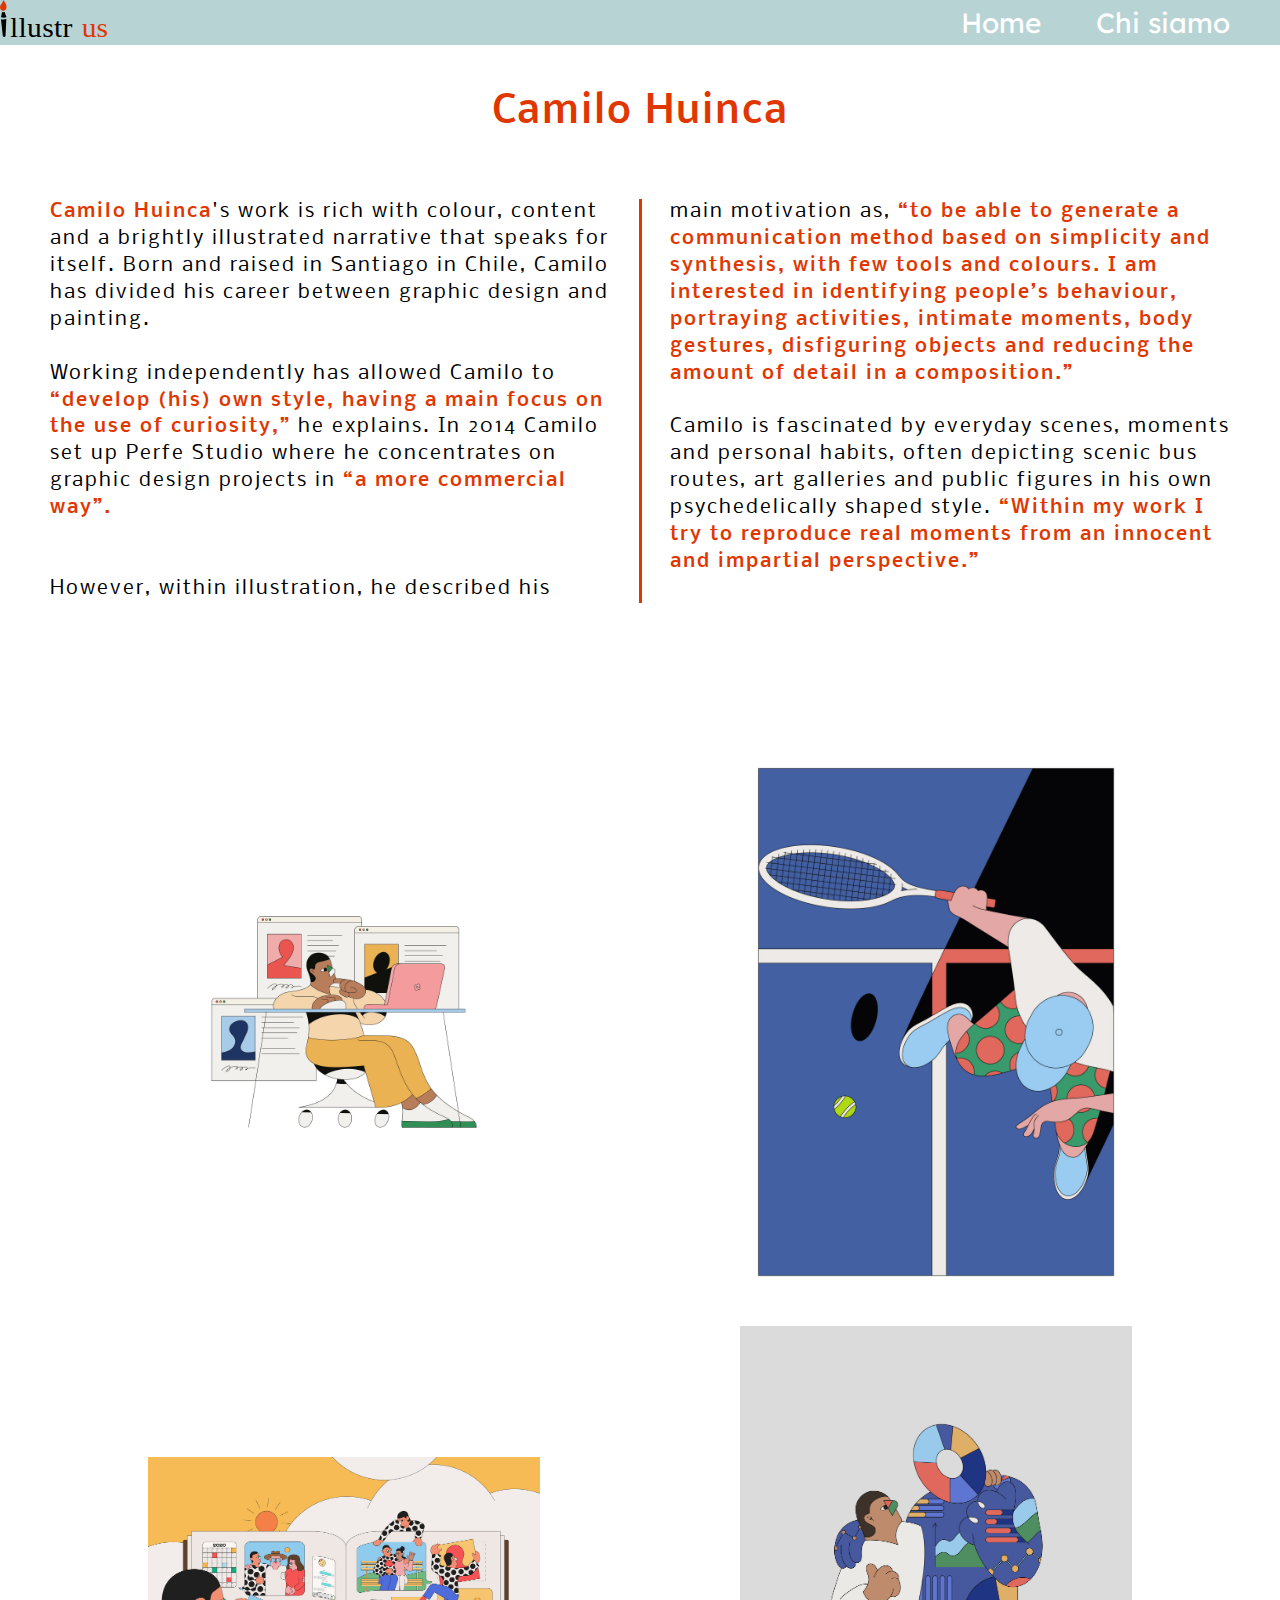
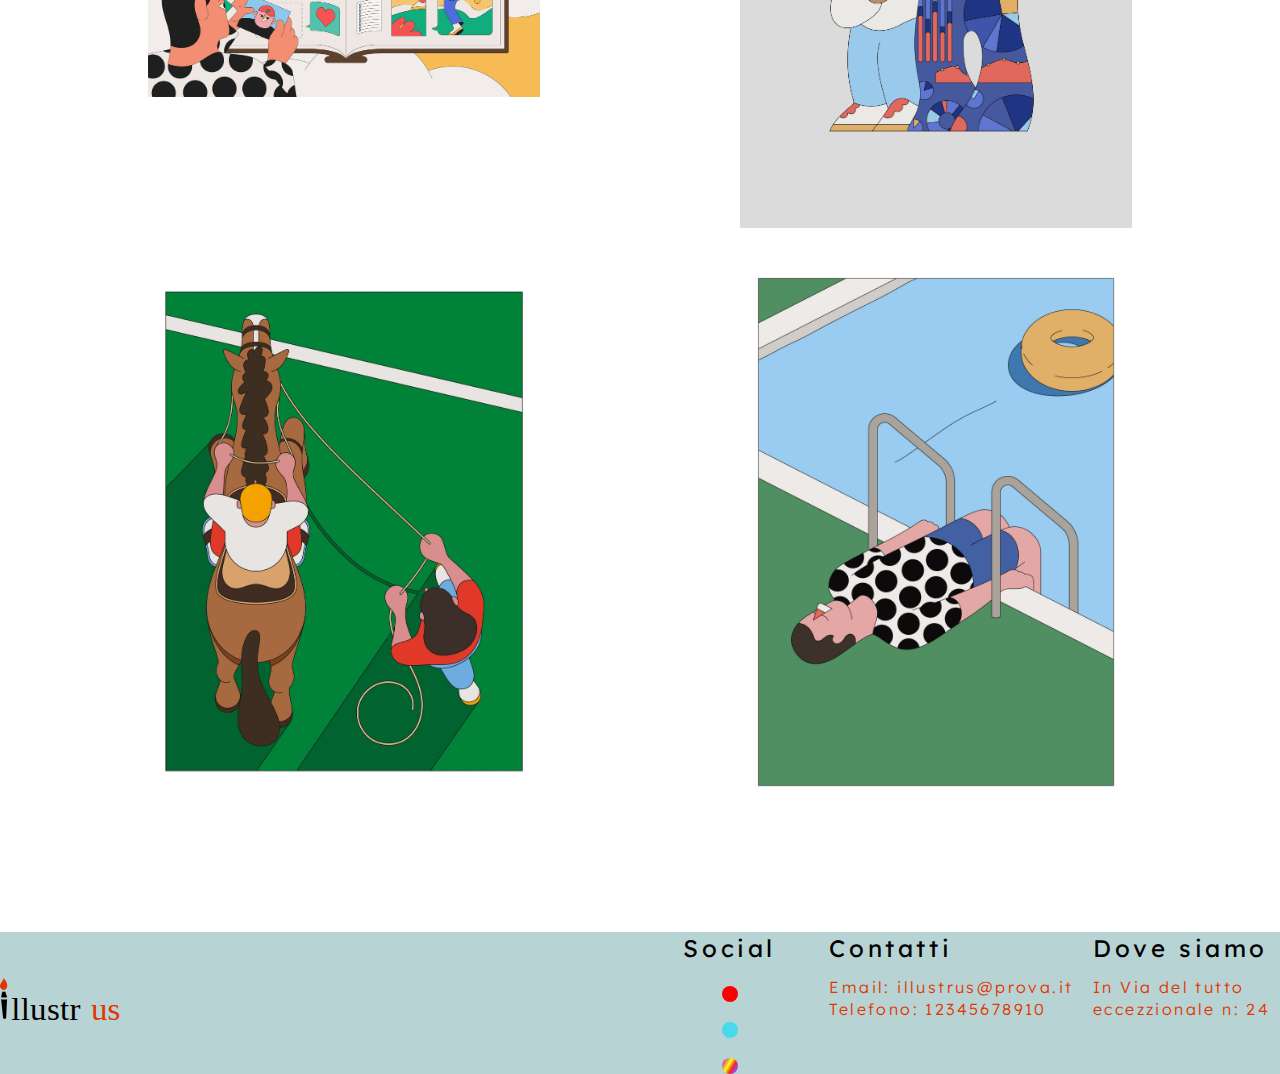
<file: camilo.html>
<!DOCTYPE html>
<html lang="en">
<head>
    <meta charset="UTF-8">
    <meta http-equiv="X-UA-Compatible" content="IE=edge">
    <meta name="viewport" content="width=
    , initial-scale=1.0">
    <title>Camilo Huinca</title>
    <link rel="stylesheet" href="style-illustrators-orange.css">
  
    <link rel="preconnect" href="https://fonts.googleapis.com">
    <link rel="preconnect" href="https://fonts.gstatic.com" crossorigin>
    <link href="https://fonts.googleapis.com/css2?family=Lexend+Deca&display=swap" rel="stylesheet">
    
    <link rel="preconnect" href="https://fonts.googleapis.com">
    <link rel="preconnect" href="https://fonts.gstatic.com" crossorigin>
    <link href="https://fonts.googleapis.com/css2?family=Nobile:ital,wght@0,400;0,500;0,700;1,400;1,500;1,700&display=swap" rel="stylesheet">

</head>





<body>
    <header> 

        <img src="immagini/SVG/Logo.svg">
       
       <nav>
           <ul>
               <li><a href="index.html">Home</a></li>
               <li><a href="chi-siamo.html">Chi siamo</a></li>
           </ul>
       </nav>
       
       
    </header>

    <section class="camilo-bio">

        <h1>Camilo Huinca</h1>
        <div class="bio-block">


         <p class="c1"><mark>Camilo Huinca</mark>'s work is rich with colour, content and a brightly illustrated narrative that speaks for itself. Born and raised in Santiago in Chile, Camilo has divided his career between graphic design and painting.<br>
         <br>Working independently has allowed Camilo to <mark>“develop (his) own style, having a main focus
            on the use of curiosity,”</mark> he explains. 
            In 2014 Camilo set up Perfe Studio where he concentrates on graphic design projects in 
           <mark>“a more commercial way”.</mark> <br>
            <br><br>However, within illustration, he described his main motivation as, <mark>“to be able to generate 
            a communication method based on simplicity 
            and synthesis, with few tools and colours. 
            I am interested in identifying people’s behaviour, portraying activities, intimate moments, body gestures, disfiguring objects and reducing the amount of detail in a composition.”</mark> <br><br>
            Camilo is fascinated by everyday scenes, moments and personal habits, often depicting scenic bus routes, art galleries and public figures in his own psychedelically shaped style. <mark>“Within my work I try to reproduce real moments from an innocent and impartial perspective.”</mark></br></p>
       
        </div>


        
    </section>



<section class="gallery-camilo">

<img class="img1" src="immagini/Camilo_Huinca/AP_Camilo_Huinca_LALL_2_2x.png">
<img class="img2" src="immagini/Camilo_Huinca/AP_Camilo_Huinca_Match-Point_2x-scaled.png">
<img src="immagini/Camilo_Huinca/AP_Camilo_Huinca_social-well_2x.png">
<img src="immagini/Camilo_Huinca/AP_Camilo_Huinca_The-Atlantic-03_2x.png">
<img src="immagini/Camilo_Huinca/AP_Camilo_Huinca_THE-NEW-YORKER_2x-scaled.png">
<img src="immagini/Camilo_Huinca/AP_Camilo_Huinca_Tired-Swimmer_2x-scaled.png">






</section>



<footer>

    <img class = "logox" src="immagini/SVG/Logo.svg">



<div class="info">
    <div class="icons">
        <p>Social</p>
        <img src="immagini/Ellipse 4.svg">
        <img src="immagini/Ellipse 5.svg">
        <img src="immagini/Ellipse 6.svg">
        
    </div>


    <div class="contatti">
        <p><a>Contatti</a></p>
        <div class="small-text">
        <p>Email: illustrus@prova.it</p>
        <p>Telefono: 12345678910</p>
        </div>
    </div>

    <div class="place">
        <p><a>Dove siamo</a></p>

        <div class="small-text">
        <p>In Via del tutto <br> eccezzionale n: 24</p>
        </div>
    </div>
    
</div>


</footer>


</body>




</html>
</file>
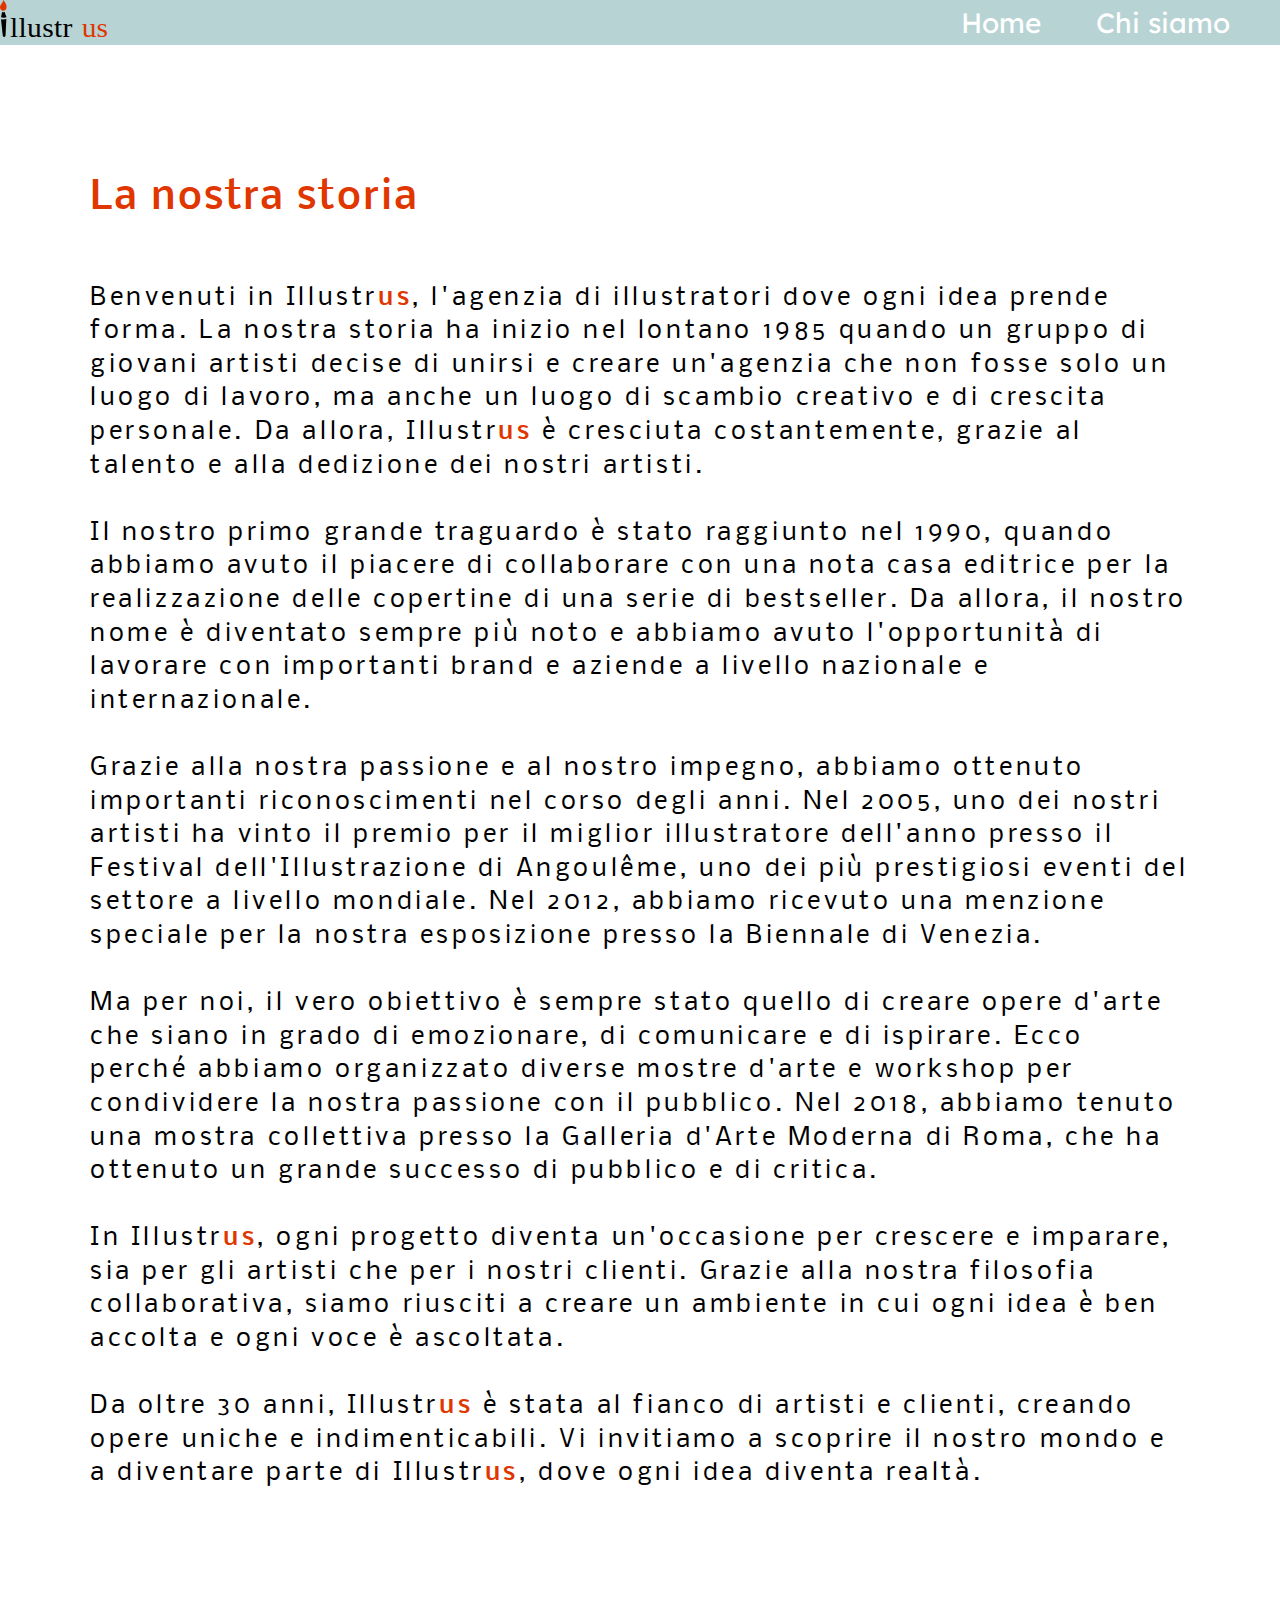
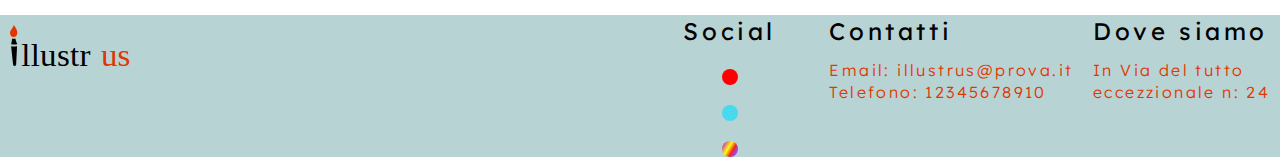
<file: chi-siamo.html>
<!DOCTYPE html>
<html lang="en">
<head>
    <meta charset="UTF-8">
    <meta http-equiv="X-UA-Compatible" content="IE=edge">
    <meta name="viewport" content="width=device-width, initial-scale=1.0">
    <title>Illustrus Agency</title>
    <link rel="stylesheet" href="style.css">
  
    <link rel="preconnect" href="https://fonts.googleapis.com">
    <link rel="preconnect" href="https://fonts.gstatic.com" crossorigin>
    <link href="https://fonts.googleapis.com/css2?family=Lexend+Deca&display=swap" rel="stylesheet">
    
    <link rel="preconnect" href="https://fonts.googleapis.com">
    <link rel="preconnect" href="https://fonts.gstatic.com" crossorigin>
    <link href="https://fonts.googleapis.com/css2?family=Nobile:ital,wght@0,400;0,500;0,700;1,400;1,500;1,700&display=swap" rel="stylesheet">


</head>

<body>

    <header> 

        <img src="immagini/SVG/Logo.svg">
       
       <nav>
           <ul>
               <li><a href="index.html">Home</a></li>
               <li><a href="chi-siamo.html">Chi siamo</a></li>
           </ul>
       </nav>
       
       
       </header>







    <section class="about-us">


        <h2>La nostra storia</h2>
        <p>  Benvenuti in Illustr<mark>us</mark>, l'agenzia di illustratori dove ogni idea prende forma. La nostra storia ha inizio nel lontano 1985 quando un gruppo di giovani artisti decise di unirsi e creare un'agenzia che non fosse solo un luogo di lavoro, ma anche un luogo di scambio creativo e di crescita personale. Da allora, Illustr<mark>us</mark> è cresciuta costantemente, grazie al talento e alla dedizione dei nostri artisti.<br>
            
            <br>Il nostro primo grande traguardo è stato raggiunto nel 1990, quando abbiamo avuto il piacere di collaborare con una nota casa editrice per la realizzazione delle copertine di una serie di bestseller. Da allora, il nostro nome è diventato sempre più noto e abbiamo avuto l'opportunità di lavorare con importanti brand e aziende a livello nazionale e internazionale.<br>
            
            <br>Grazie alla nostra passione e al nostro impegno, abbiamo ottenuto importanti riconoscimenti nel corso degli anni. Nel 2005, uno dei nostri artisti ha vinto il premio per il miglior illustratore dell'anno presso il Festival dell'Illustrazione di Angoulême, uno dei più prestigiosi eventi del settore a livello mondiale. Nel 2012, abbiamo ricevuto una menzione speciale per la nostra esposizione presso la Biennale di Venezia.<br>
            
            <br>Ma per noi, il vero obiettivo è sempre stato quello di creare opere d'arte che siano in grado di emozionare, di comunicare e di ispirare. Ecco perché abbiamo organizzato diverse mostre d'arte e workshop per condividere la nostra passione con il pubblico. Nel 2018, abbiamo tenuto una mostra collettiva presso la Galleria d'Arte Moderna di Roma, che ha ottenuto un grande successo di pubblico e di critica.<br>
            
            <br>In Illustr<mark>us</mark>, ogni progetto diventa un'occasione per crescere e imparare, sia per gli artisti che per i nostri clienti. Grazie alla nostra filosofia collaborativa, siamo riusciti a creare un ambiente in cui ogni idea è ben accolta e ogni voce è ascoltata.<br>
            
            <br>Da oltre 30 anni, Illustr<mark>us</mark> è stata al fianco di artisti e clienti, creando opere uniche e indimenticabili. Vi invitiamo a scoprire il nostro mondo e a diventare parte di Illustr<mark>us</mark>, dove ogni idea diventa realtà.<br>

        </p>    
    </section>
        
















       
<footer>

    <img class = "logox" src="immagini/SVG/Logo.svg">



<div class="info">
    <div class="icons">
        <p>Social</p>
        <img src="immagini/Ellipse 4.svg">
        <img src="immagini/Ellipse 5.svg">
        <img src="immagini/Ellipse 6.svg">
        
    </div>


    <div class="contatti">
        <p><a>Contatti</a></p>
        <div class="small-text">
        <p>Email: illustrus@prova.it</p>
        <p>Telefono: 12345678910</p>
        </div>
    </div>

    <div class="place">
        <p><a>Dove siamo</a></p>

        <div class="small-text">
        <p>In Via del tutto <br> eccezzionale n: 24</p>
        </div>
    </div>
    
</div>


</footer>

</body>


</html>
</file>
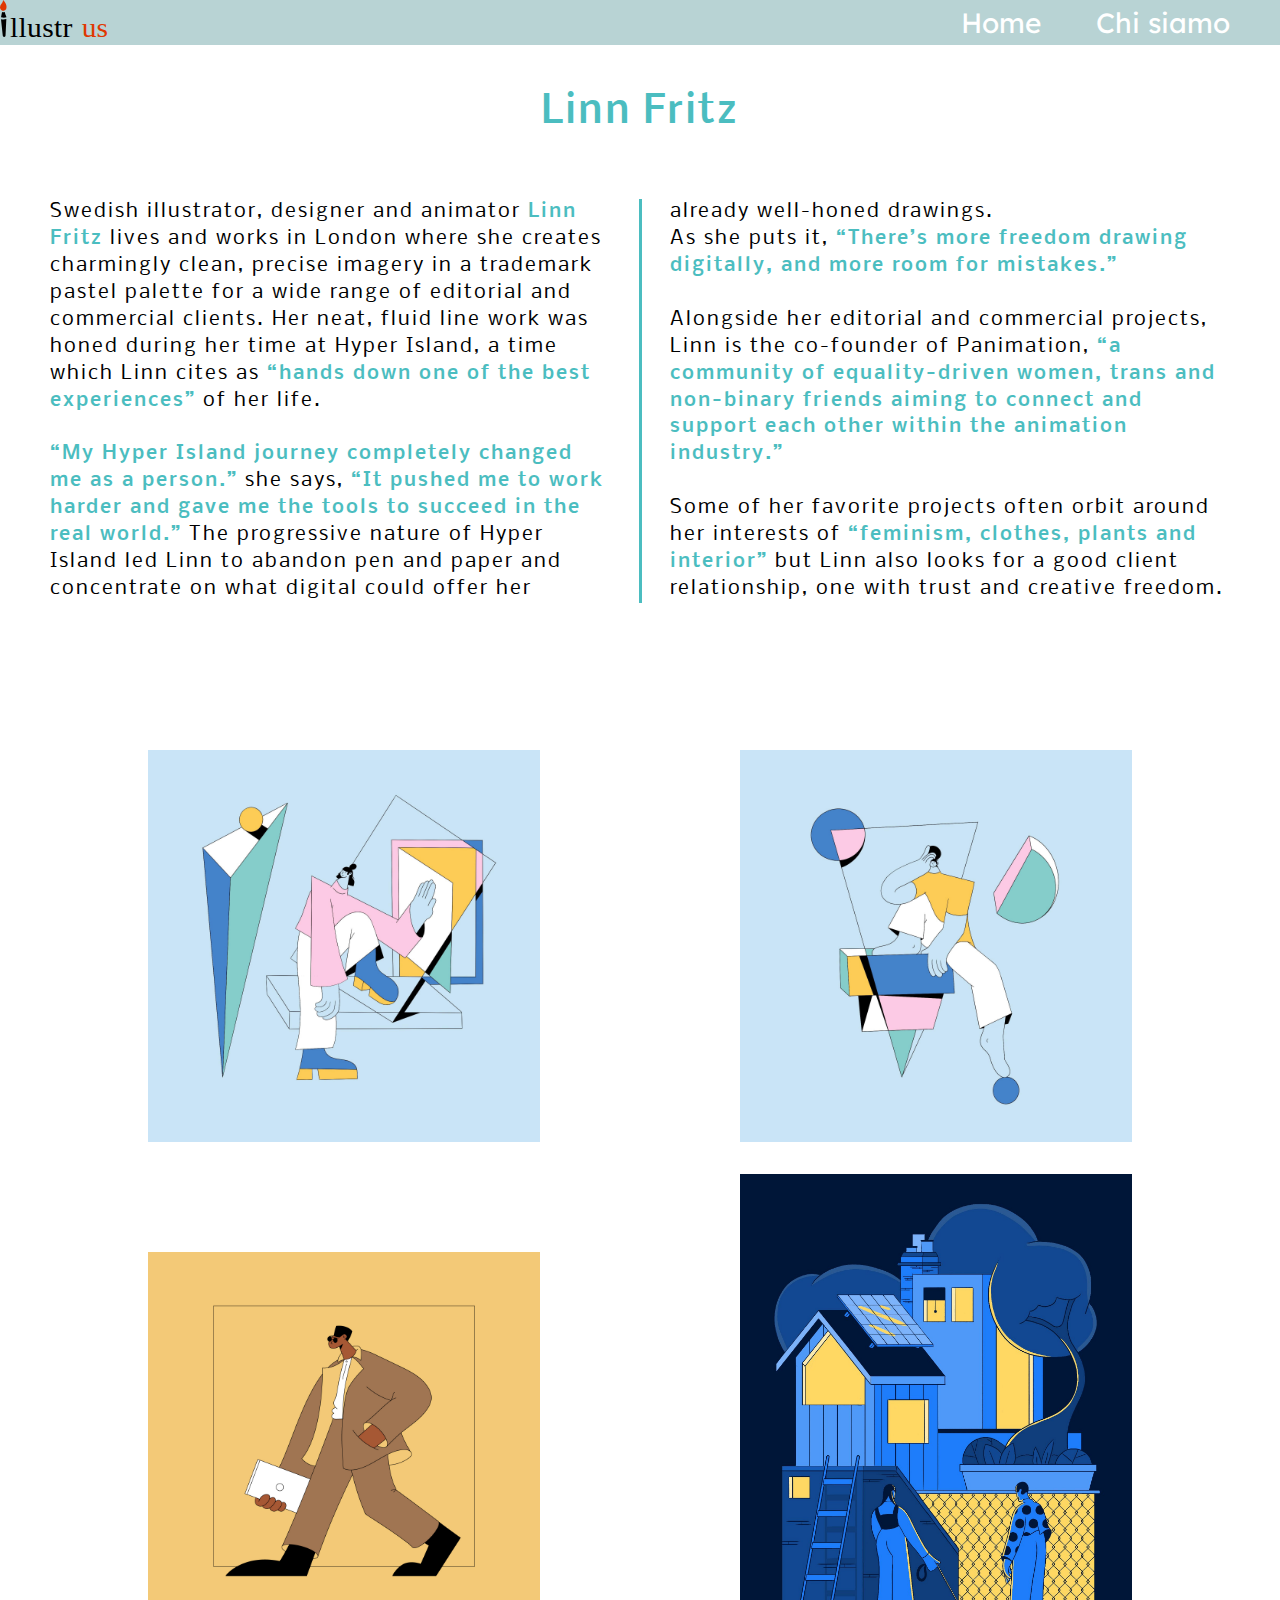
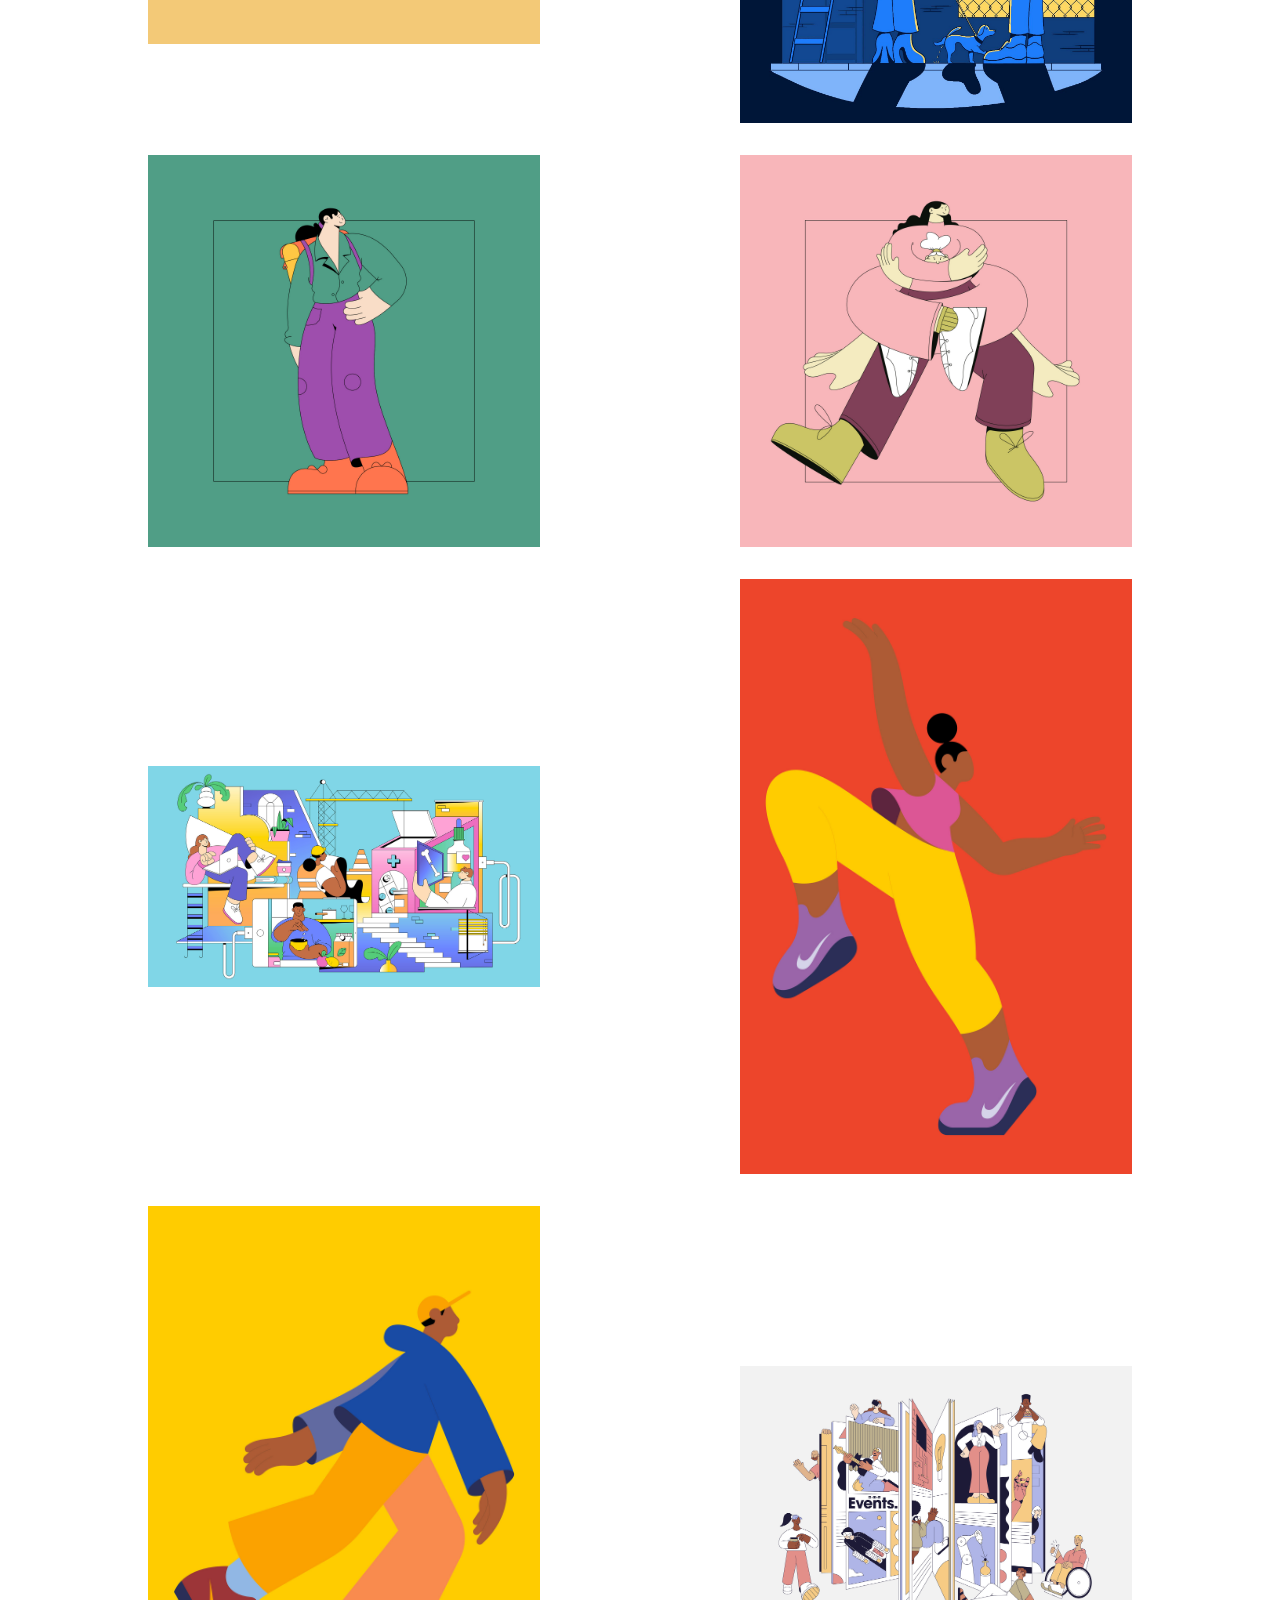
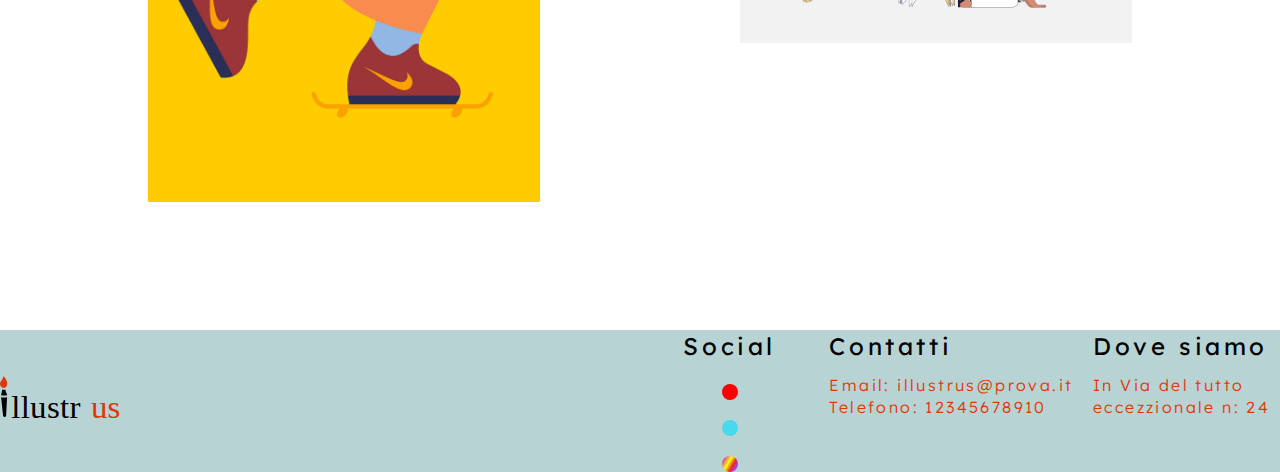
<file: linn-fritz.html>
<!DOCTYPE html>
<html lang="en">
<head>
    <meta charset="UTF-8">
    <meta http-equiv="X-UA-Compatible" content="IE=edge">
    <meta name="viewport" content="width=
    , initial-scale=1.0">
    <title>Linn Fritz</title>
    <link rel="stylesheet" href="style-illustrators-blue.css">
  
    <link rel="preconnect" href="https://fonts.googleapis.com">
    <link rel="preconnect" href="https://fonts.gstatic.com" crossorigin>
    <link href="https://fonts.googleapis.com/css2?family=Lexend+Deca&display=swap" rel="stylesheet">
    
    <link rel="preconnect" href="https://fonts.googleapis.com">
    <link rel="preconnect" href="https://fonts.gstatic.com" crossorigin>
    <link href="https://fonts.googleapis.com/css2?family=Nobile:ital,wght@0,400;0,500;0,700;1,400;1,500;1,700&display=swap" rel="stylesheet">

</head>





<body>
    <header> 

        <img src="immagini/SVG/Logo.svg">
       
       <nav>
           <ul>
               <li><a href="index.html">Home</a></li>
               <li><a href="chi-siamo.html">Chi siamo</a></li>
           </ul>
       </nav>
       
       
    </header>

    <section class="camilo-bio">

        <h1>Linn Fritz</h1>
        <div class="bio-block">


         <p class="c1">Swedish illustrator, designer and animator <mark>Linn Fritz</mark> lives and works in London where she creates charmingly clean, precise imagery in a trademark pastel palette for a wide range of editorial and commercial clients. 
            Her neat, fluid line work was honed during her time at Hyper Island, a time which Linn cites as <mark>“hands down one of the best experiences”</mark> of her life.<br><br> 
            <mark>“My Hyper Island journey completely changed me as a person.”</mark> she says, <mark>“It pushed me to work harder and gave me the tools to succeed in the real world.” </mark>
            The progressive nature of Hyper Island led Linn to abandon pen and paper and concentrate on what digital could offer her already well-honed drawings.<br> 
            As she puts it, <mark>“There’s more freedom drawing digitally, and more room for mistakes.”</mark><br><br> Alongside her editorial and commercial projects, Linn is the co-founder of Panimation, 
           <mark>“a community of equality-driven women, trans and non-binary friends aiming to connect and support each other within the animation industry.”</mark><br><br>
            Some of her favorite projects often orbit around her interests of <mark>“feminism, clothes, plants and interior”</mark> but Linn also looks for a good client relationship, one with trust and creative freedom.</p>
       
        </div>


        
    </section>



<section class="gallery-camilo">

<img class="img1" src="immagini/Linn-Fritz/AP_Linn_Fritz_Blue01_2x.png">
<img class="img2" src="immagini/Linn-Fritz/AP_Linn_Fritz_Blue03_2x.png">
<img src="immagini/Linn-Fritz/AP_Linn_Fritz_Dude_2x.png">
<img src="immagini/Linn-Fritz/AP_Linn_Fritz_Feeling-Blue_2x.png">
<img src="immagini/Linn-Fritz/AP_Linn_Fritz_HIKEGREEN_2x.png">
<img src="immagini/Linn-Fritz/AP_Linn_Fritz_HUG_2x.png">
<img src="immagini/Linn-Fritz/AP_Linn_Fritz_MadeToFlourish_2x.png">
<img src="immagini/Linn-Fritz/AP_Linn_Fritz_North_Live_LF2_2x-scaled.png">
<img src="immagini/Linn-Fritz/AP_Linn_Fritz_North_Live_LF3_2x-scaled.png">
<img src="immagini/Linn-Fritz/AP_Linn_Fritz_Wired_01_2x.png">






</section>



<footer>

    <img class = "logox" src="immagini/SVG/Logo.svg">



<div class="info">
    <div class="icons">
        <p>Social</p>
        <img src="immagini/Ellipse 4.svg">
        <img src="immagini/Ellipse 5.svg">
        <img src="immagini/Ellipse 6.svg">
        
    </div>


    <div class="contatti">
        <p><a>Contatti</a></p>
        <div class="small-text">
        <p>Email: illustrus@prova.it</p>
        <p>Telefono: 12345678910</p>
        </div>
    </div>

    <div class="place">
        <p><a>Dove siamo</a></p>

        <div class="small-text">
        <p>In Via del tutto <br> eccezzionale n: 24</p>
        </div>
    </div>
    
</div>


</footer>


</body>




</html>
</file>
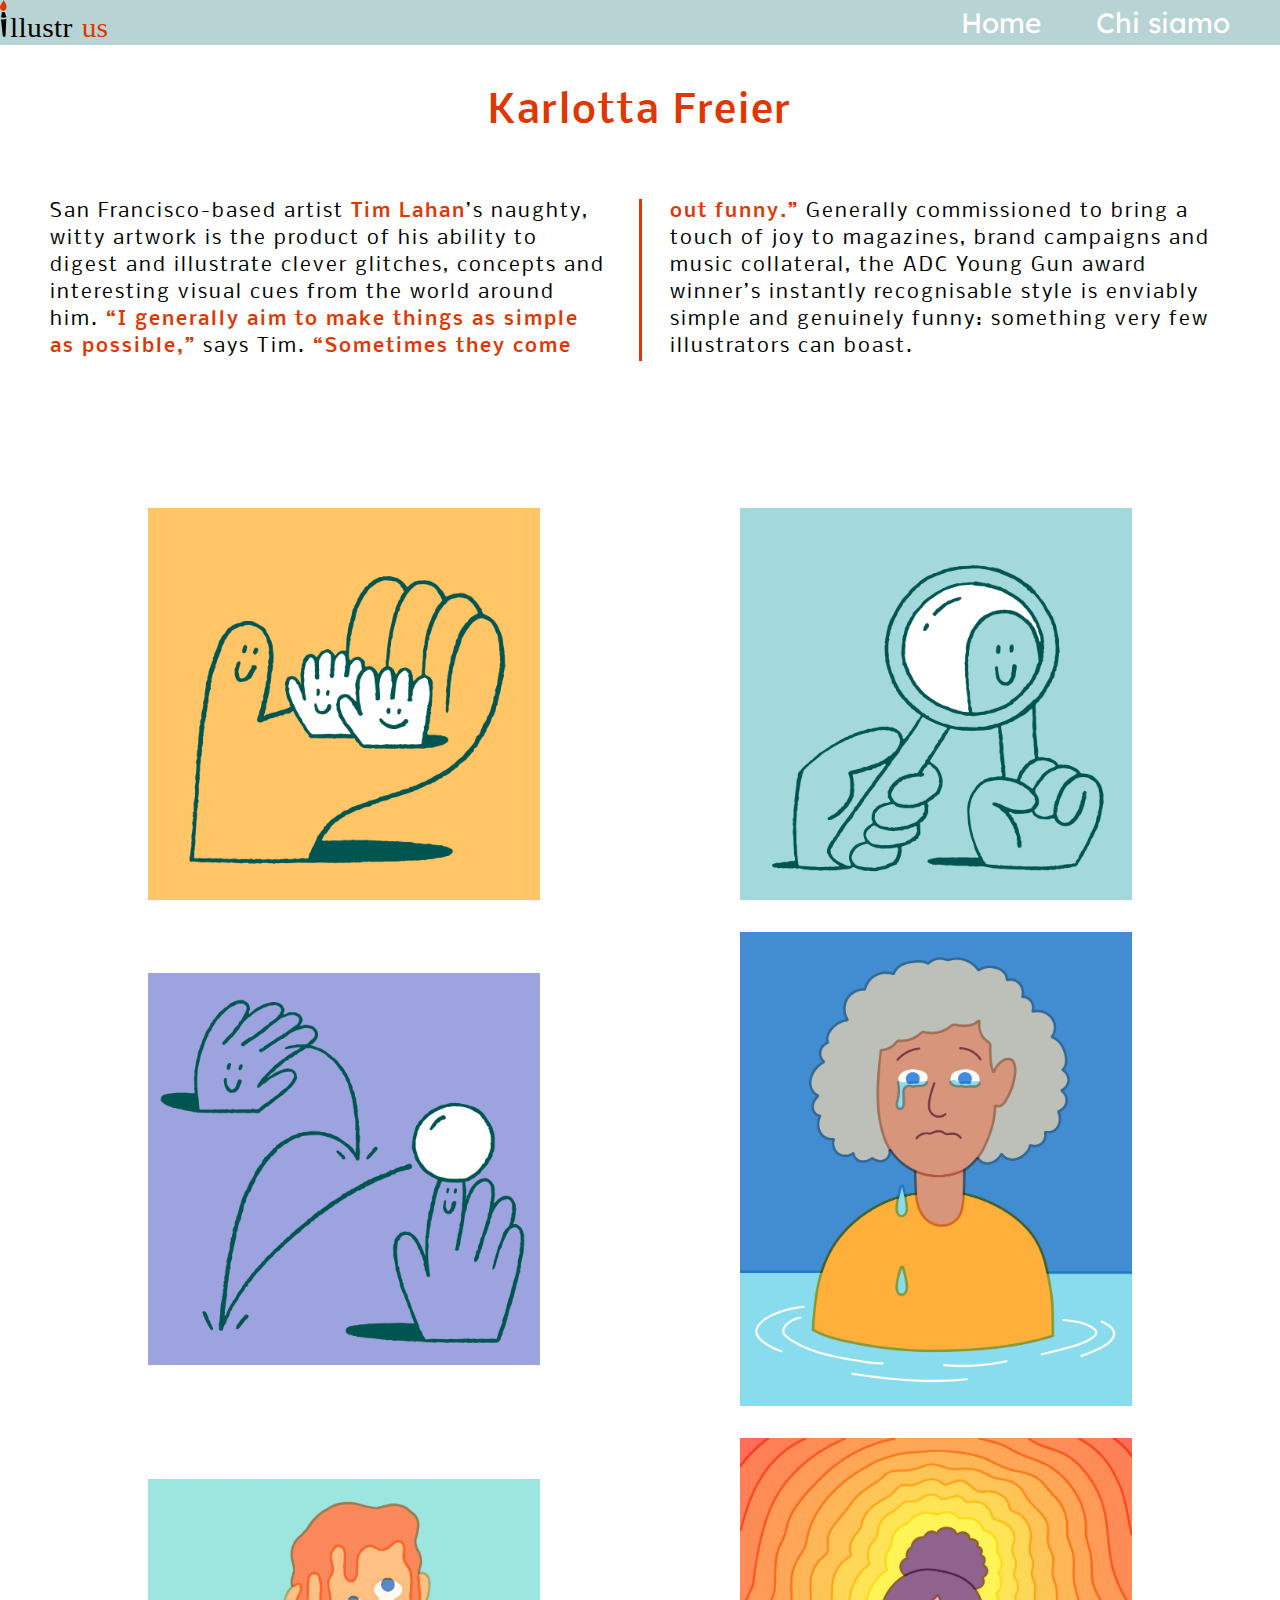
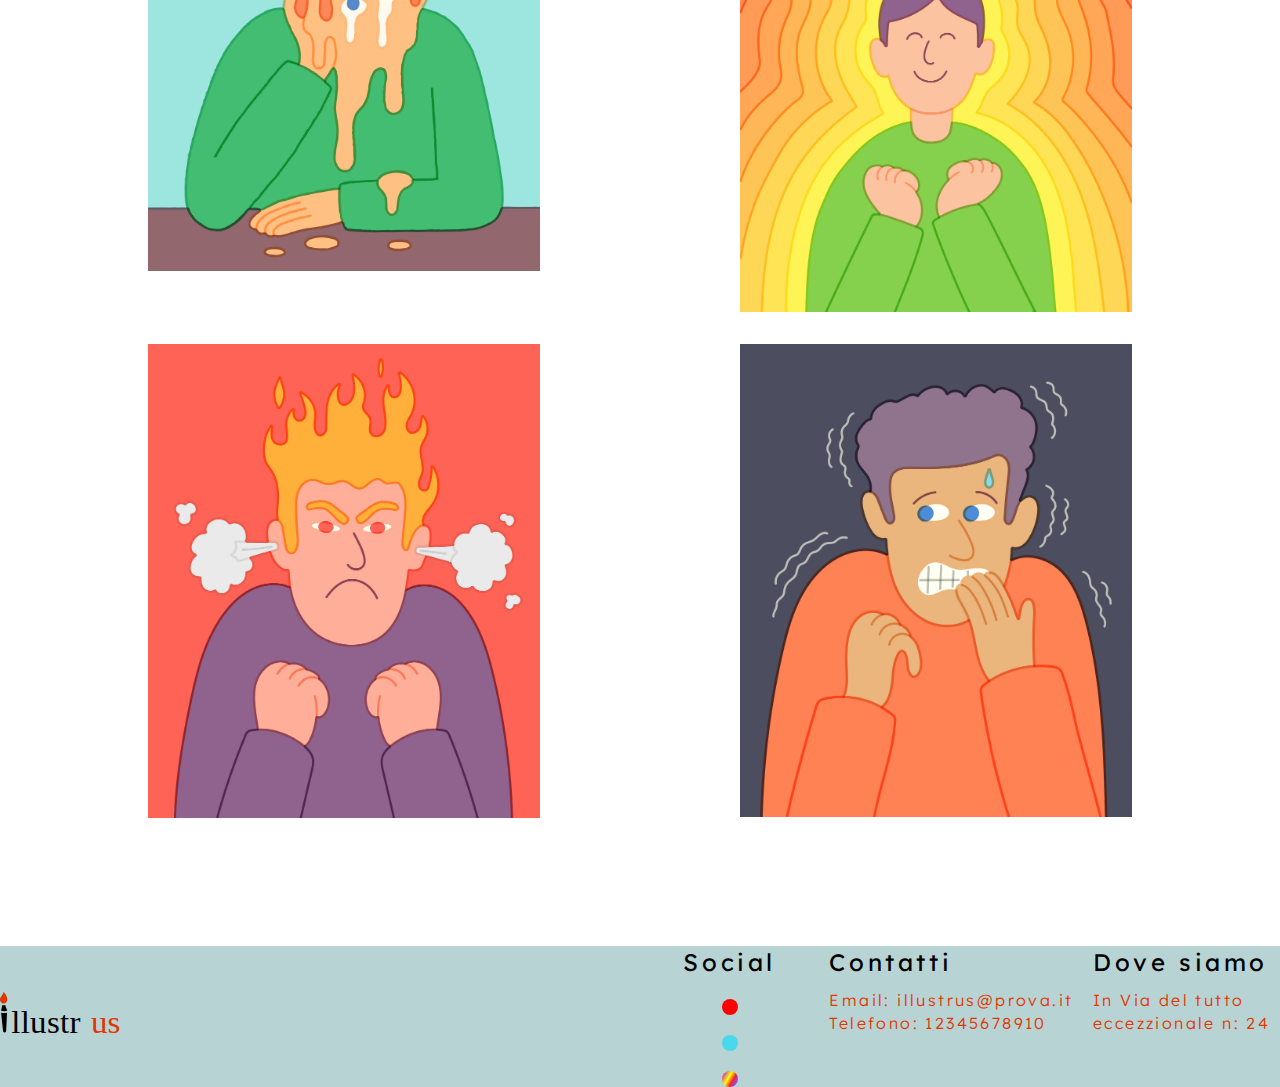
<file: tim-lahan.html>
<!DOCTYPE html>
<html lang="en">
<head>
    <meta charset="UTF-8">
    <meta http-equiv="X-UA-Compatible" content="IE=edge">
    <meta name="viewport" content="width=
    , initial-scale=1.0">
    <title>Tim Lahan</title>
    <link rel="stylesheet" href="style-illustrators-orange.css">
  
    <link rel="preconnect" href="https://fonts.googleapis.com">
    <link rel="preconnect" href="https://fonts.gstatic.com" crossorigin>
    <link href="https://fonts.googleapis.com/css2?family=Lexend+Deca&display=swap" rel="stylesheet">
    
    <link rel="preconnect" href="https://fonts.googleapis.com">
    <link rel="preconnect" href="https://fonts.gstatic.com" crossorigin>
    <link href="https://fonts.googleapis.com/css2?family=Nobile:ital,wght@0,400;0,500;0,700;1,400;1,500;1,700&display=swap" rel="stylesheet">

</head>





<body>
    <header> 

        <img src="immagini/SVG/Logo.svg">
       
       <nav>
           <ul>
               <li><a href="index.html">Home</a></li>
               <li><a href="chi-siamo.html">Chi siamo</a></li>
           </ul>
       </nav>
       
       
    </header>

    <section class="camilo-bio">

        <h1>Karlotta Freier</h1>
        <div class="bio-block">


         <p class="c1">San Francisco-based artist <mark>Tim Lahan</mark>’s naughty, witty artwork is the product of his ability to digest and illustrate clever glitches, 
            concepts and interesting visual cues from the world around him.
             <mark>“I generally aim to make things as simple as possible,”</mark> says Tim. <mark>“Sometimes they come out funny.”</mark>
             Generally commissioned to bring a touch of joy to magazines, 
             brand campaigns and music collateral, the ADC Young Gun award winner’s instantly recognisable style is enviably simple and genuinely funny: something very few illustrators can boast.</p>
       
        </div>


        
    </section>



<section class="gallery-camilo">
<img src="immagini/Tim_Lahan/AP_Tim_Lahan_ONEMEDICAL_1_2x.png">
<img src="immagini/Tim_Lahan/AP_Tim_Lahan_ONEMEDICAL_2_2x (1).png">
<img src="immagini/Tim_Lahan/AP_Tim_Lahan_ONEMEDICAL_3_2x.png">
<img src="immagini/Tim_Lahan/AP_Tim_Lahan_emotions_1_2x.png">
<img src="immagini/Tim_Lahan/AP_Tim_Lahan_NYT_2x.png">
<img src="immagini/Tim_Lahan/AP_Tim_Lahan_emotions_3_2x.png">
<img src="immagini/Tim_Lahan/AP_Tim_Lahan_emotions_4_2x.png">
<img src="immagini/Tim_Lahan/AP_Tim_Lahan_emotions_2_2x.png">





</section>



<footer>

    <img class = "logox" src="immagini/SVG/Logo.svg">



<div class="info">
    <div class="icons">
        <p>Social</p>
        <img src="immagini/Ellipse 4.svg">
        <img src="immagini/Ellipse 5.svg">
        <img src="immagini/Ellipse 6.svg">
        
    </div>


    <div class="contatti">
        <p><a>Contatti</a></p>
        <div class="small-text">
        <p>Email: illustrus@prova.it</p>
        <p>Telefono: 12345678910</p>
        </div>
    </div>

    <div class="place">
        <p><a>Dove siamo</a></p>

        <div class="small-text">
        <p>In Via del tutto <br> eccezzionale n: 24</p>
        </div>
    </div>
    
</div>


</footer>


</body>




</html>
</file>
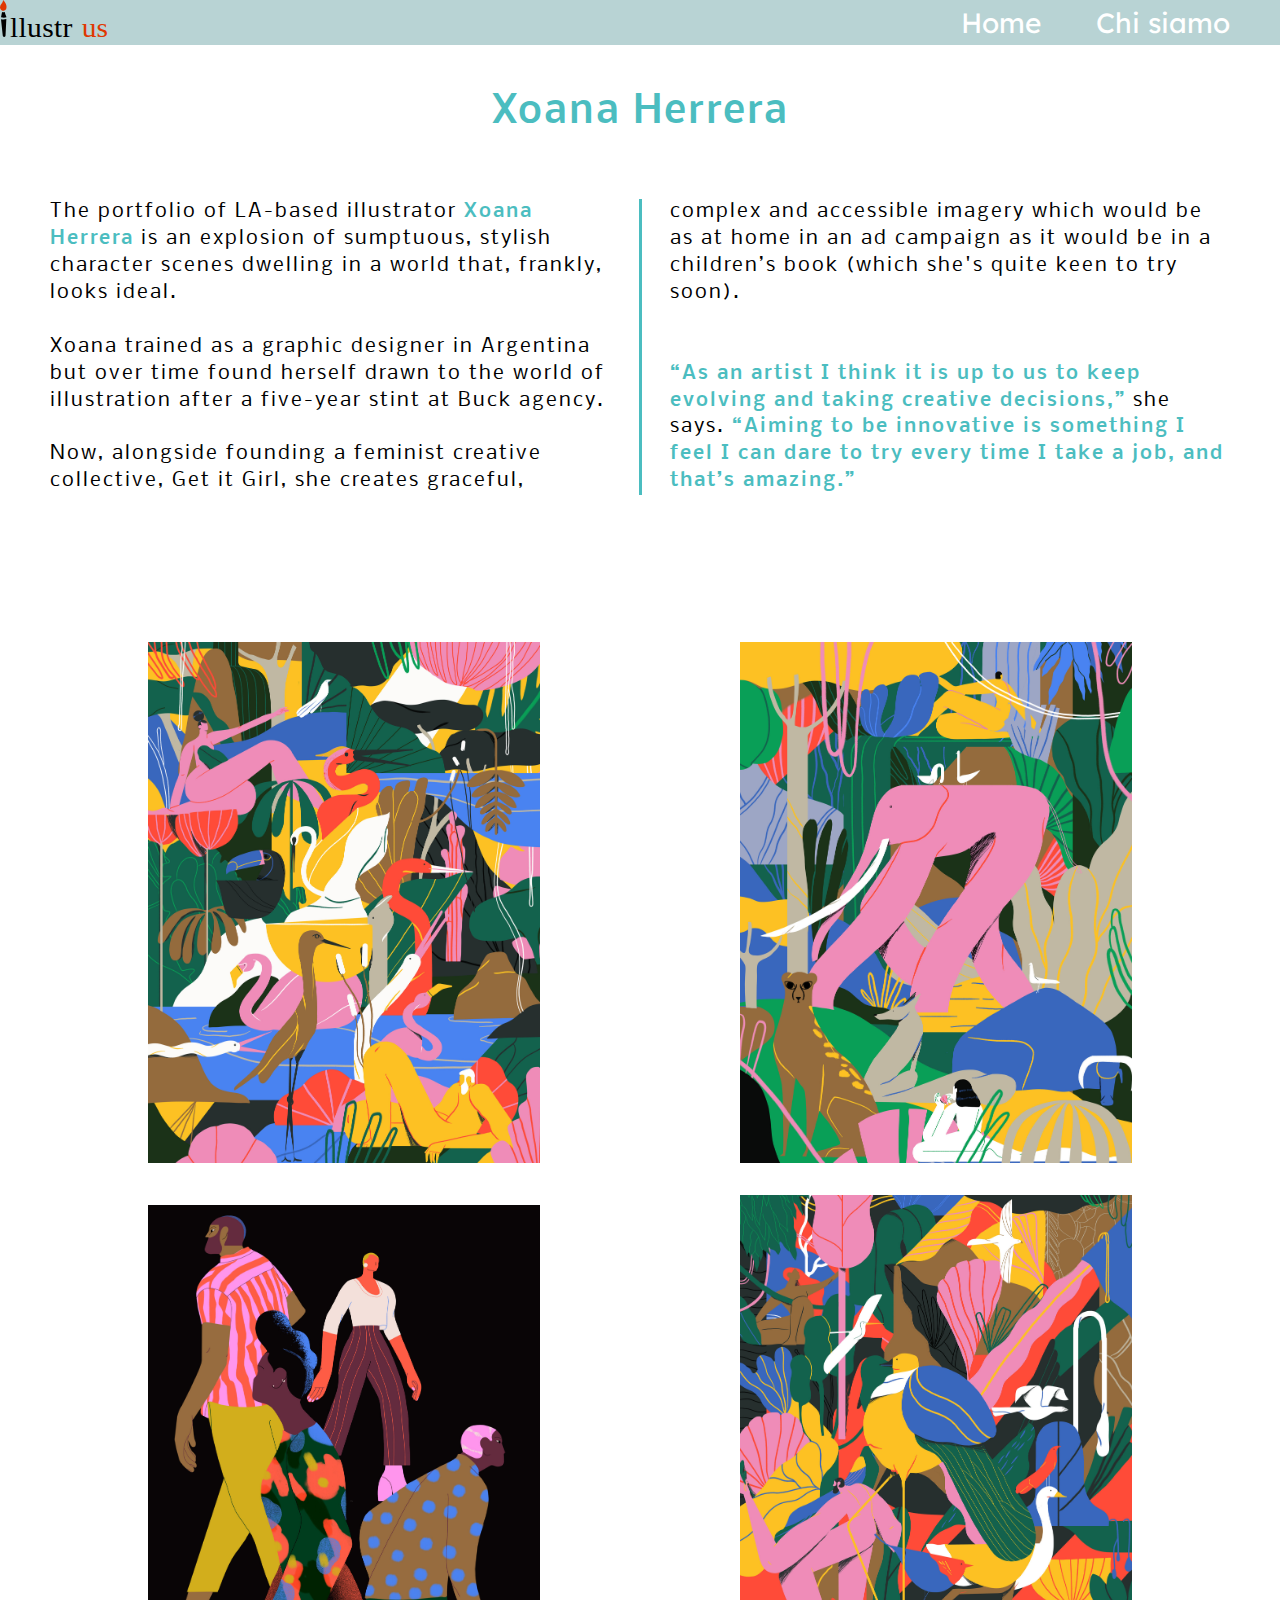
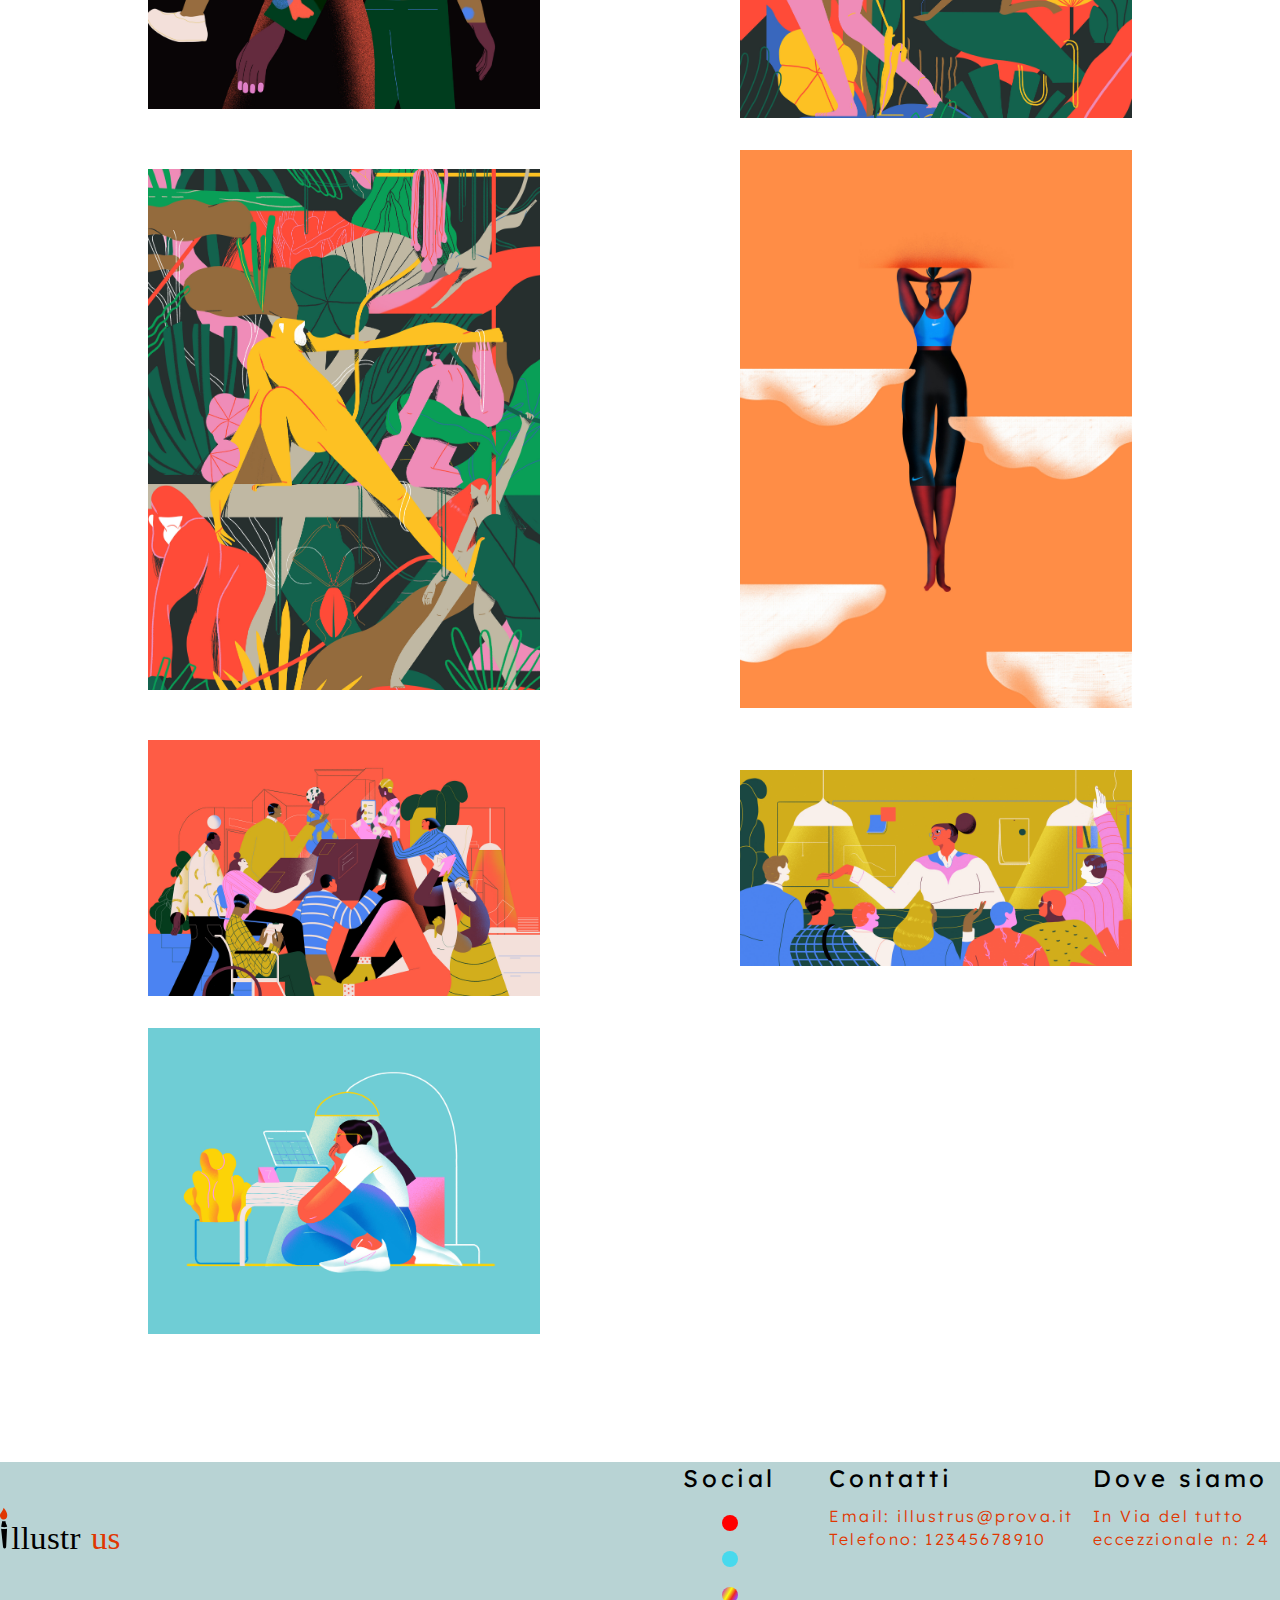
<file: xoana-herrera.html>
<!DOCTYPE html>
<html lang="en">
<head>
    <meta charset="UTF-8">
    <meta http-equiv="X-UA-Compatible" content="IE=edge">
    <meta name="viewport" content="width=
    , initial-scale=1.0">
    <title>Xoana Herrera</title>
    <link rel="stylesheet" href="style-illustrators-blue.css">
  
    <link rel="preconnect" href="https://fonts.googleapis.com">
    <link rel="preconnect" href="https://fonts.gstatic.com" crossorigin>
    <link href="https://fonts.googleapis.com/css2?family=Lexend+Deca&display=swap" rel="stylesheet">
    
    <link rel="preconnect" href="https://fonts.googleapis.com">
    <link rel="preconnect" href="https://fonts.gstatic.com" crossorigin>
    <link href="https://fonts.googleapis.com/css2?family=Nobile:ital,wght@0,400;0,500;0,700;1,400;1,500;1,700&display=swap" rel="stylesheet">

</head>





<body>
    <header> 

        <img src="immagini/SVG/Logo.svg">
       
       <nav>
           <ul>
               <li><a href="index.html">Home</a></li>
               <li><a href="chi-siamo.html">Chi siamo</a></li>
           </ul>
       </nav>
       
       
    </header>

    <section class="camilo-bio">

        <h1>Xoana Herrera</h1>
        <div class="bio-block">


         <p class="c1">The portfolio of LA-based illustrator <mark>Xoana Herrera</mark> is an explosion of sumptuous, stylish character scenes dwelling in a world that, frankly, looks ideal.<br>
            <br> Xoana trained as a graphic designer in Argentina but over time found herself drawn to the world of illustration after a five-year stint at Buck agency.<br>
            <br> Now, alongside founding a feminist creative collective, Get it Girl, she creates graceful, complex and accessible imagery which would be as at home in an ad campaign as it would be in a children’s book (which she's quite keen to try soon).<br>
             <br><br><mark>“As an artist I think it is up to us to keep evolving and taking creative decisions,”</mark> she says. <mark>“Aiming to be innovative is something I feel I can dare to try every time I take a job, and that’s amazing.”</mark></p>
       
        </div>


        
    </section>



<section class="gallery-camilo">

<img src="immagini/Xoana_Herrera/AP_Xoana_Herrera_Aves_2x-scaled.png">
<img src="immagini/Xoana_Herrera/AP_Xoana_Herrera_Elefante_2x-1-scaled.png">
<img src="immagini/Xoana_Herrera/AP_Xoana_Herrera_GCR_1_2x-scaled.png">
<img src="immagini/Xoana_Herrera/AP_Xoana_Herrera_Pajaro_2x-scaled.png">
<img src="immagini/Xoana_Herrera/AP_Xoana_Herrera_Mono_2x-scaled.png">
<img src="immagini/Xoana_Herrera/AP_Xoana_Herrera_Nike_2x-scaled.png">
<img src="immagini/Xoana_Herrera/AP_Xoana_Herrera_GCR_9_2x.png">
<img src="immagini/Xoana_Herrera/AP_Xoana_Herrera_Spot1_2x.png">
<img src="immagini/Xoana_Herrera/AP_Xoana_Herrera_Take-Your-Recovery-Down-a-Notch_Middle_Color_01_2x.png">






</section>



<footer>

    <img class = "logox" src="immagini/SVG/Logo.svg">



<div class="info">
    <div class="icons">
        <p>Social</p>
        <img src="immagini/Ellipse 4.svg">
        <img src="immagini/Ellipse 5.svg">
        <img src="immagini/Ellipse 6.svg">
        
    </div>


    <div class="contatti">
        <p><a>Contatti</a></p>
        <div class="small-text">
        <p>Email: illustrus@prova.it</p>
        <p>Telefono: 12345678910</p>
        </div>
    </div>

    <div class="place">
        <p><a>Dove siamo</a></p>

        <div class="small-text">
        <p>In Via del tutto <br> eccezzionale n: 24</p>
        </div>
    </div>
    
</div>


</footer>


</body>




</html>
</file>
<file: style-illustrators-orange.css>
header {
    display: flex;
    background: #B8D3D4;
    justify-content: space-between;
    align-items: center;
    margin: 0;
    }
    header nav ul {
        margin:0;
        padding: 0;
        list-style-type: none;
        display: flex;
        gap:55px;
        padding-right: 50px;
        font-family: 'Lexend Deca';
        /*font-size: 28px;*/
        font-size: clamp(1vh, 1.75rem, 3vw);
        font-weight: 400;
        color: #FFFFFF;
    }
    
    header img {
    max-width: auto;
    width: 9%;
    height: auto;
    }


/* ============================GESTIONE LINK STYLE ==================================*/

            a:link {
                text-decoration: none;
            }

            a:visited {
                text-decoration: none;
            }

            a:hover {
                text-decoration: none;
                color: #E03701;
            }

            a:active {
                text-decoration: none;
            }

            a { color: inherit; } 



/* ============================GESTIONE LINK STYLE ==================================*/
    
    body {
    margin: 0;
    background: #FFFFFF;
    padding: 0;
    }
    
    
    
    
    
    
    section h1 {
    font-family: "Nobile";
    font-weight: 500;
    /*font-size: 50px;*/
    font-size: clamp(2vh, 3rem, 3vw);
    color: #E03701;
    letter-spacing: 0.05em;
    }
    
    section p {
        font-family: "Nobile";
        font-weight: 400;
        /*font-size: 25px;*/
        font-size: clamp(1vh, 1.5rem, 3vw);
        line-height: 140%;
        letter-spacing: 0.15em;
    }
    


.camilo-bio h1 {
    /*font-size: 46px;*/
    font-size: clamp(1vh, 2.875rem, 3vw);
    display: flex;
    justify-content: center;
    padding: 20px 0;
    padding-bottom: 40px;

}




.camilo-bio {
margin: auto;
max-width: 1850px;


}





 .camilo-bio p {
    max-width: 100%;
    height: auto;

    padding-top: 40px;
    font-size: clamp(1vh, 1.5625rem, 1.5vw);
    padding: 0 50px;
    columns: 2 auto;
    column-rule-style: solid ;
    column-rule-color: #E03701;
    column-gap: 60px;
    letter-spacing: 0.125rem;
}


 


/*

.camilo-bio p {
    width: 100%;
    letter-spacing: 0.10rem;
    font-size: clamp(1vh, 1.5625rem, 1.5vw);
    -webkit-columns: auto 2;
    -moz-columns: auto 2;
    -webkit-column-gap: auto 60px;
    -moz-column-gap: auto 60px;
    -webkit-column-rule-style: solid;
    -webkit-column-rule-color: #E03701;
    -moz-column-rule-color: #E03701;
    -moz-column-rule-style: solid;
    column-rule-style: solid;
    column-rule-color: #E03701;
    column-gap: auto 60px;
    columns: auto 2;
}
*/



 
mark {


    color: #E03701;
    background: none;
    font-weight: 500;
}



.gallery-camilo img {
flex:auto;
max-width: 30%;
height: auto;
padding: 0;
margin: 0;
gap: 0;
cursor: pointer;
}

    
.gallery-camilo {
width: 90%;
padding: 10% 0;
display: flex;
flex-flow: row wrap;
justify-content: space-around;
align-items: center;
gap: 2rem;
margin: auto;
}    



.gallery-camilo img:hover  {
    border: solid 4px #E03701;
    margin: -4px;
 
}













/* ==================================FOOTER==================================================*/



 
footer {
    display: flex;
    margin: 0;
    padding: 0;
    max-height: 1000px;
    max-width: 100%;
    background: #B8D3D4;
    height: auto;
    justify-content: space-between;
    }



    footer img {
    padding: 0;
    margin: 0;
    max-width: 10%;
    width: 10%;
    }


footer p {
    margin:0;
    padding: 0;
    font-family: 'Lexend Deca';
    font-weight: 400;
    /*font-size: 25px;*/
    font-size: clamp(1vh, 1.5rem, 3vw);
    line-height: 140%;
    letter-spacing: 0.15em;
    color: black;
    gap: 0;
}

.info {
display: flex;
width: 50%;
height: auto;
align-content: space-between;
justify-content: space-around;
overflow: hidden;
}

.icons {
justify-items: center;
justify-content: center;
align-items: center;
display: flex;
flex-flow: column;
margin: 0;
padding: 0;
width: 25%;
height: 100%;
gap: 20px;
}


.place {

display: flex;
flex-direction: column;
gap: 10px;
}

.contatti {
    display: flex;
    flex-direction: column;
    gap: 10px;

}

.icons img {

width: 35px;

}


.small-text p {

    font-size: clamp(0.05vh, 1rem, 3vw);font-weight: 300;
color:  #E03701;
}






@media (max-width: 800px) {
    .gallery-camilo img {
        max-width: 60%;
    
    }
    .gallery-camilo {
        display: flex;
        flex-direction: column;
        width: 100%;
        gap: 3rem;
    }
  }
    
    
@media (max-width: 1300px) {

    .gallery-camilo {
    
    display: grid;
    grid-template-columns: repeat(2, 1fr);
    width: 90% ;
    grid-column: auto;
    padding: 10% 0;
    justify-content: space-between;
    align-items: center;
    justify-items: center;
    margin: auto;
    }
    
    .gallery-camilo img {
    
    max-width: 70%;
    
    }
    
    
    }
</file>
<file: style.css>
header {
display: flex;
background: #B8D3D4;
justify-content: space-between;
align-items: center;
margin: 0;
}
header nav ul {
    margin:0;
    padding: 0;
    list-style-type: none;
    display: flex;
    gap:55px;
    padding-right: 50px;
    font-family: 'Lexend Deca';
    /*font-size: 28px;*/
    font-size: clamp(1vh, 1.75rem, 3vw);
    font-weight: 400;
    color: #FFFFFF;
}

header img {
max-width: auto;
width: 9%;
height: auto;
}




body {
margin: 0;
background: #FFFFFF;
padding: 0;
}


/* ============================GESTIONE LINK STYLE ==================================*/

a:link {
    text-decoration: none;
}

a:visited {
    text-decoration: none;
}

a:hover {
    text-decoration: none;
    color: #E03701;
}

a:active {
    text-decoration: none;
}

a { color: inherit; } 



section h1 {
font-family: "Nobile";
font-weight: 500;
/*font-size: 50px;*/
font-size: clamp(2vh, 3rem, 3vw);
color: #E03701;
letter-spacing: 0.05em;
}

section p {
    font-family: "Nobile";
    font-weight: 400;
    /*font-size: 25px;*/
    font-size: clamp(1vh, 1.5rem, 3vw);
    line-height: 140%;
    letter-spacing: 0.15em;
}


.about-us h2 {
    max-width: 100%;
    font-family: "Nobile";
    font-weight: 500;
    /*font-size: 50px;*/
    font-size: clamp(2vh, 2.5rem, 3vw);
    color: #E03701;
    letter-spacing: 0.05em;
    padding-bottom: 30px ;
    }


    mark {


        color: #E03701;
        background: none;
        font-weight: 500;
    }
    


.about-us p {
    font-family: "Nobile";
    font-weight: "Regular";

    /*font-size: 25px;*/
    font-size: clamp(1vh, 1.5rem, 3vw);
    line-height: 140%;
    letter-spacing: 0.15em;


}

.about-us {
margin: auto;
max-width: 1100px;
padding: 100px 0;


}






/*======================================================================*/


.hero{
   margin: 0;
   padding: 0;
   max-width: 100%;
   height: auto;
   display: flex;
   flex-direction: column;
   justify-content: center;
   align-items: flex-start; 
   position: relative;
}




.hero img {
margin: 0;
padding: 0;
object-fit: cover; 
height: auto;
max-width: 100%;
display: block;
}


.hero-text {
display: block;
padding: 0;
margin: 0;
height: auto;
padding-left: 1rem;
position: absolute;


}


 /*=================================================HERO FINE=======================*/

 /*=======================================SEPARATORE=================================*/
.separatore {
max-width: 100%;
height: auto;
margin: 0;
padding: 0;
display: block;
margin-top: -4%;
}

#separatore {
    background: linear-gradient(180deg, #93D8DB -28.89%, rgba(147, 216, 219, 0) 100%);
    max-width: 100%;
    height: 90px;
}



/*================================SEPARATORE FINE ===================================*/
.grid-layout img {
width: 500px;
max-width: 100%;
height: auto;

}


.image-card6, .image-card5, .image-card4, .image-card3 {
aspect-ratio: 500/700;
object-fit: cover;


}




.grid-layout {

display: grid;
grid-template-columns: repeat(2, 1fr);
gap: 50px;
/*background-color: #B8D3D4;*/
max-width: 1200px;
margin: auto;
justify-items: center;
margin-top: 15%;
margin-bottom: 15%;
}




.image-card1 {
    border-top: 10px solid #E03701;


}

.image-card2:hover, .image-card5:hover, .image-card6:hover, .image-card1:hover {
border: 10px solid #E03701;
margin-bottom: -10px;
margin-left: -10px;
-webkit-transition: all 0.2s ease-in-out;
transition: all 0.2s ease-in-out;

}


.image-card3:hover, .image-card4:hover {


    border: 10px solid #4BBDC0;
    margin-bottom: -10px;
    -webkit-transition: all 0.2s ease-in-out;
    transition: all 0.2s ease-in-out;



}

.image-card1, .image-card2, .image-card3, .image-card4, .image-card5, .image-card6 {
    border-radius: 50px;
    box-sizing: content-box;
    }
    
    .image-card1, .image-card2, .image-card5, .image-card6 {
        border-top: 10px solid #E03701;
    
    }
    
    
    .image-card3, .image-card4 {
        border-top: 10px solid #4BBDC0;
    
    
    }
    
    
    .text-card1, .text-card2,  .text-card5, .text-card6 {
    
        border-left: 10px solid #E03701;
        border-radius: 20px;
         margin-top: 1rem;
    }
    
    .text-card3, .text-card4 {
    
        border-left: 10px solid #4BBDC0;
        border-radius: 20px;
        margin-top: 1rem;
    }
    
    .text-card1, .text-card2, .text-card3, .text-card4, .text-card5, .text-card6, h1 p {
    padding-left: 1.5rem;
    padding-top: 1rem;
    padding-bottom: 1rem;
    padding-top: 1rem;
    margin-top: 1.5rem;

    }
    


    .grid-layout h1 {
    margin: 0;
    padding: 0;
    /*font-size: 32px;*/
    font-size: clamp(3.5vh, 2rem, 3vw);
    padding-bottom: 1rem;
    }
    
    .grid-layout p {
    margin: 0;
    padding: 0;
    /*font-size: 25px;*/
    font-size: clamp(1vh, 1.5rem, 3vw);
    }
    
   


/*==============================FOOTER==========================*/



    
    footer {
    display: flex;
    margin: 0;
    padding: 0;
    max-height: 1000px;
    max-width: 100%;
    background: #B8D3D4;
    height: auto;
    justify-content: space-between;
    }



    footer img {
    padding: 0;
    margin: 0;
    max-width: 10%;
    width: 10%;
    }


footer p {
    margin:0;
    padding: 0;
    font-family: 'Lexend Deca';
    font-weight: 400;
    /*font-size: 25px;*/
    font-size: clamp(1vh, 1.5rem, 3vw);
    line-height: 140%;
    letter-spacing: 0.15em;
    color: black;
    gap: 0;
}


.logox {
display: flex;
align-self: start;
padding:10px;




}

.info {
display: flex;
width: 50%;
height: auto;
align-content: space-between;
justify-content: space-around;
overflow: hidden;
}

.icons {
justify-items: center;
justify-content: center;
align-items: center;
display: flex;
flex-flow: column;
margin: 0;
padding: 0;
width: 25%;
height: 100%;
gap: 20px;
}


.place {

display: flex;
flex-direction: column;
gap: 10px;
}

.contatti {
    display: flex;
    flex-direction: column;
    gap: 10px;

}

.icons img {

width: 35px;

}


.small-text p {

    font-size: clamp(0.05vh, 1rem, 3vw);font-weight: 300;
color:  #E03701;
}





/*

.image-card1:hover {
    box-shadow: 0 0 0 10px #000000;
    transition: .5s ease;

}

*/



@media (max-width: 1400px) {

   .grid-layout { grid-template-columns: repeat(1, 1fr); 

}


}
</file>
<file: style-illustrators-blue.css>
header {
    display: flex;
    background: #B8D3D4;
    justify-content: space-between;
    align-items: center;
    margin: 0;
    }
    header nav ul {
        margin:0;
        padding: 0;
        list-style-type: none;
        display: flex;
        gap:55px;
        padding-right: 50px;
        font-family: 'Lexend Deca';
        /*font-size: 28px;*/
        font-size: clamp(1vh, 1.75rem, 3vw);
        font-weight: 400;
        color: #FFFFFF;
    }
    
    header img {
    max-width: auto;
    width: 9%;
    height: auto;
    }


/* ============================GESTIONE LINK STYLE ==================================*/

            a:link {
                text-decoration: none;
            }

            a:visited {
                text-decoration: none;
            }

            a:hover {
                text-decoration: none;
                color: #4BBDC0;
            }

            a:active {
                text-decoration: none;
            }

            a { color: inherit; } 



/* ============================GESTIONE LINK STYLE ==================================*/
    
    body {
    margin: 0;
    background: #FFFFFF;
    padding: 0;
    }
    
    
    
    
    
    
    section h1 {
    font-family: "Nobile";
    font-weight: 500;
    /*font-size: 50px;*/
    font-size: clamp(2vh, 3rem, 3vw);
    color: #4BBDC0;
    letter-spacing: 0.05em;
    }
    
    section p {
        font-family: "Nobile";
        font-weight: 400;
        /*font-size: 25px;*/
        font-size: clamp(1vh, 1.5rem, 3vw);
        line-height: 140%;
        letter-spacing: 0.15em;
    }
    


.camilo-bio h1 {
    /*font-size: 46px;*/
    font-size: clamp(1vh, 2.875rem, 3vw);
    display: flex;
    justify-content: center;
    padding: 20px 0;
    padding-bottom: 40px;

}




.camilo-bio {
margin: auto;
max-width: 1850px;


}

 .camilo-bio p {

    padding-top: 40px;
    font-size: clamp(1vh, 1.5625rem, 1.5vw);
    padding: 0 50px;
    columns: 2 auto;
    column-rule-style: solid ;
    column-rule-color: #4BBDC0;
    column-gap: 60px;
    letter-spacing: 0.125rem;
}


 
mark {


    color: #4BBDC0;
    background: none;
    font-weight: 500;
}



.gallery-camilo img {
flex:auto;
max-width: 30%;
height: auto;
padding: 0;
margin: 0;
gap: 0;
cursor: pointer;
}

    
.gallery-camilo {
width: 90%;
padding: 10% 0;
display: flex;
flex-flow: row wrap;
justify-content: space-around;
gap: 2rem;
margin: auto;
align-items: center;
}    



.gallery-camilo img:hover  {
    border: solid 4px #4BBDC0;
    margin: -4px;
 
}













/* ==================================FOOTER==================================================*/



 
footer {
    display: flex;
    margin: 0;
    padding: 0;
    max-height: 1000px;
    max-width: 100%;
    background: #B8D3D4;
    height: auto;
    justify-content: space-between;
    }



    footer img {
    padding: 0;
    margin: 0;
    max-width: 10%;
    width: 10%;
    }


footer p {
    margin:0;
    padding: 0;
    font-family: 'Lexend Deca';
    font-weight: 400;
    /*font-size: 25px;*/
    font-size: clamp(1vh, 1.5rem, 3vw);
    line-height: 140%;
    letter-spacing: 0.15em;
    color: black;
    gap: 0;
}

.info {
display: flex;
width: 50%;
height: auto;
align-content: space-between;
justify-content: space-around;
overflow: hidden;
}

.icons {
justify-items: center;
justify-content: center;
align-items: center;
display: flex;
flex-flow: column;
margin: 0;
padding: 0;
width: 25%;
height: 100%;
gap: 20px;
}


.place {

display: flex;
flex-direction: column;
gap: 10px;
}

.contatti {
    display: flex;
    flex-direction: column;
    gap: 10px;

}

.icons img {

width: 35px;

}


.small-text p {

    font-size: clamp(0.05vh, 1rem, 3vw);font-weight: 300;
color:  #E03701;
}






@media (max-width: 800px) {
    .gallery-camilo img {
        max-width: 60%;
    
    }
    .gallery-camilo {
        display: flex;
        flex-direction: column;
        width: 100%;
        gap: 3rem;
    }
  }
    
    
@media (max-width: 1300px) {

    .gallery-camilo {
    
    display: grid;
    grid-template-columns: repeat(2, 1fr);
    width: 90% ;
    grid-column: auto;
    padding: 10% 0;
    justify-content: space-between;
    align-items: center;
    justify-items: center;
    margin: auto;
    }
    
    .gallery-camilo img {
    
    max-width: 70%;
    
    }
    
    
    }
</file>
